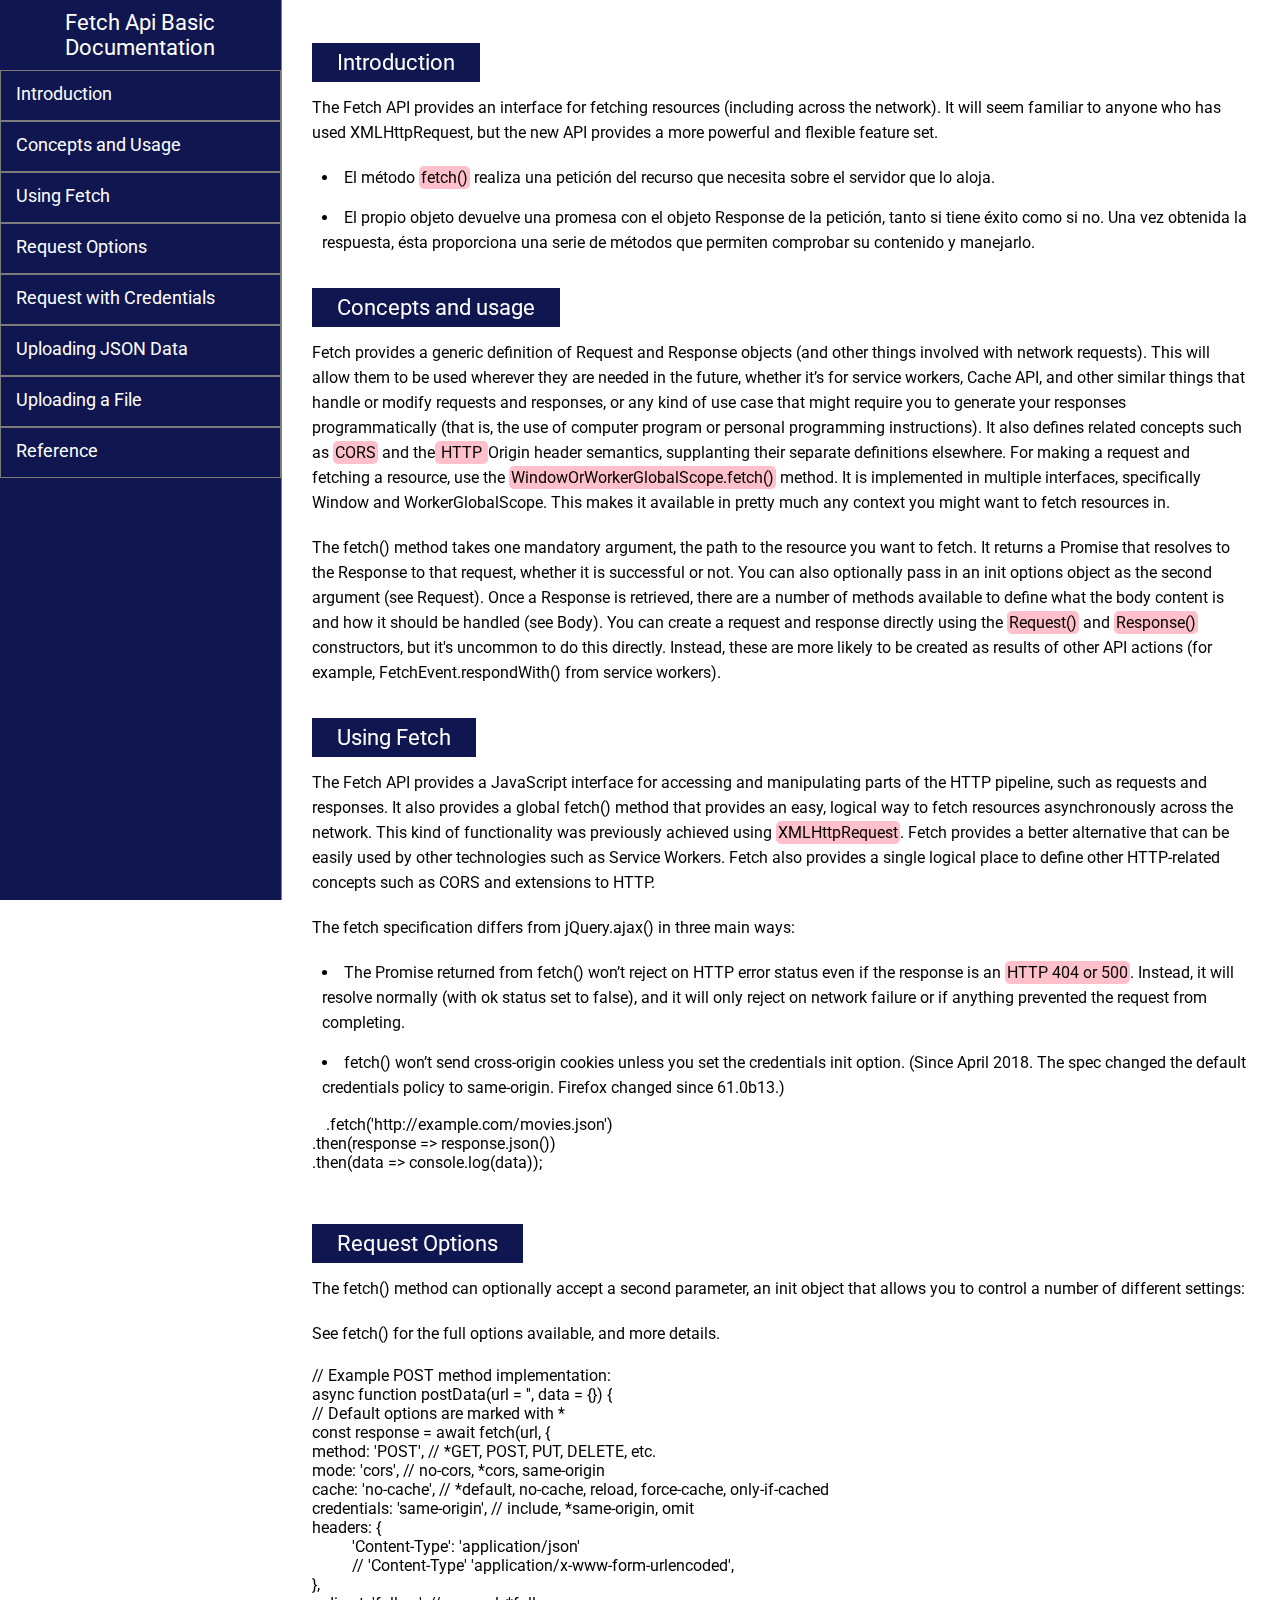
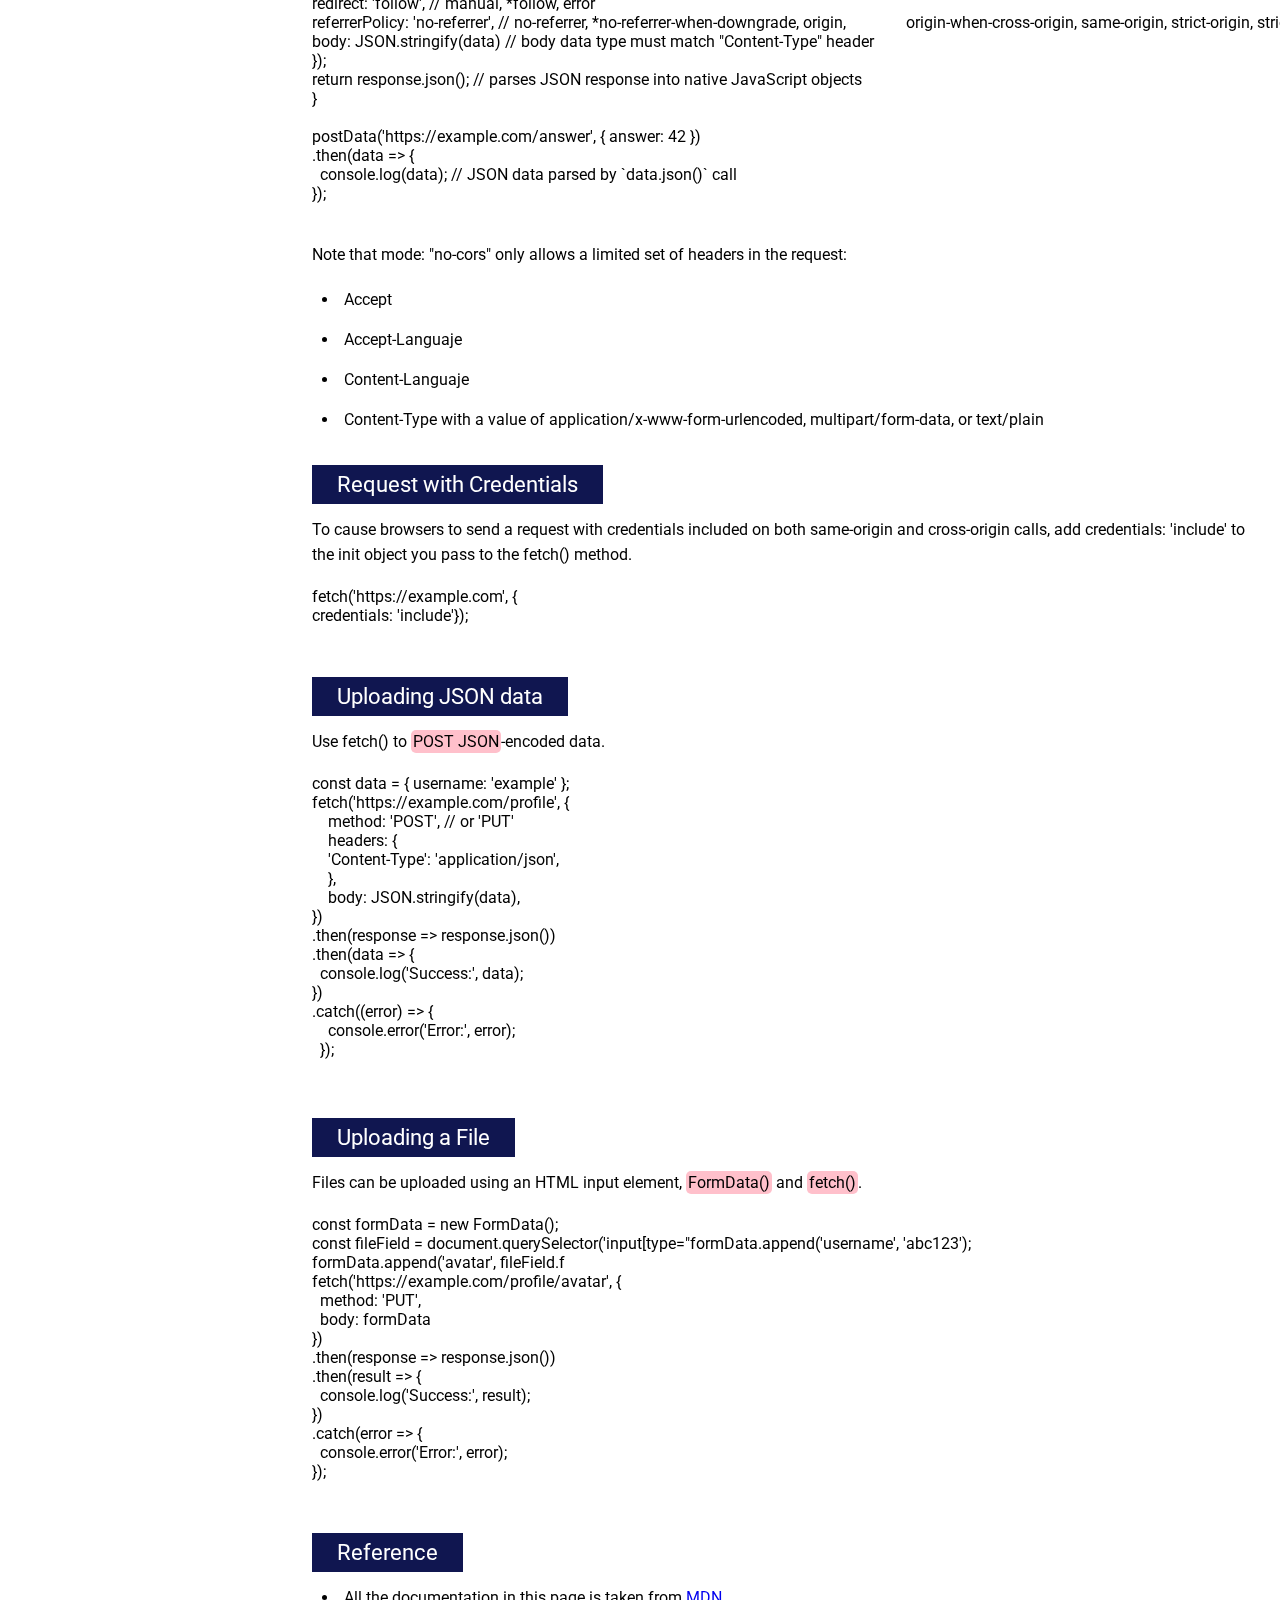
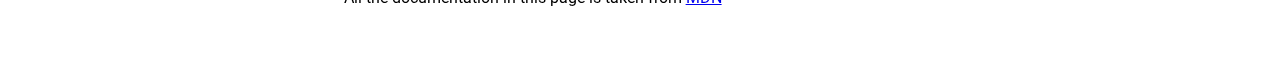
<file: pageDocumentation/index.html>
<!DOCTYPE html>
<html lang="en">
<head>
    <meta charset="UTF-8">
    <meta name="viewport" content="width=device-width, initial-scale=1.0">

    <link rel="preconnect" href="https://fonts.gstatic.com">
    <link href="https://fonts.googleapis.com/css2?family=Roboto:wght@300;400;500&display=swap" rel="stylesheet">
    <link rel="stylesheet" href="index.css">
    <link href="assets/" rel="stylesheet" />


    
    <title>FCC Page Documentation</title>
</head>
<body>
    <nav id="navbar" class="navbar">
        <header>Fetch Api Basic Documentation</header>
        <ul class="navbar-list">
          <li><a class="nav-link" href="#Introduction">Introduction</a></li>
          <li><a class="nav-link" href="#Concepts_and_usage">Concepts and Usage</a></li>
          <li><a class="nav-link" href="#Using_Fetch">Using Fetch</a></li>
          <li><a class="nav-link" href="#Request_Options">Request Options</a></li>
          <li><a class="nav-link" href="#Request_with_credentials">Request with Credentials
          </a></li>
          <li><a class="nav-link" href="#Uploading_JSON_data">Uploading JSON Data</a></li>
          <li><a class="nav-link" href="#Uploading_a_File">Uploading a File</a></li>
          <li><a class="nav-link" href="#Reference">Reference</a></li>
        </ul>
      </nav>

      <main id="main-doc">
        <section class="main-section" id="Introduction">
          <header><span>Introduction</span></header>
          <article>
            <p>
                The Fetch API provides an interface for fetching resources (including across the network). It will seem familiar to anyone who has used XMLHttpRequest, but the new API provides a more powerful and flexible feature set.
            </p>
      
           <ul>
              <li>
                El método <span class="span--rem">fetch()</span> realiza una petición del recurso que necesita sobre el servidor que lo aloja.

              </li>
              <li>
                El propio objeto devuelve una promesa con el objeto Response de la petición, tanto si tiene éxito como si no.
                Una vez obtenida la respuesta, ésta proporciona una serie de métodos que permiten comprobar su contenido y manejarlo.
              </li>
            </ul>
          </article>
        </section>
        
        <section class="main-section" id="Concepts_and_usage">
          <header><span>Concepts and usage</span></header>
          <article>
            <p>
                Fetch provides a generic definition of Request and Response objects (and other things involved with network requests). This will allow them to be used wherever they are needed in the future, whether it’s for service workers, Cache API, and other similar things that handle or modify requests and responses, or any kind of use case that might require you to generate your responses programmatically (that is, the use of computer program or personal programming instructions).

                It also defines related concepts such as <span class="span--rem">CORS</span> and the<span class="span--rem"> HTTP </span>
                 Origin header semantics, supplanting their separate definitions elsewhere.

                For making a request and fetching a resource, use the <span class="span--rem">WindowOrWorkerGlobalScope.fetch()</span> method. It is implemented in multiple interfaces, specifically Window and WorkerGlobalScope. This makes it available in pretty much any context you might want to fetch resources in.
            </p>
            <p>
                The fetch() method takes one mandatory argument, the path to the resource you want to fetch. It returns a Promise that resolves to the Response to that request, whether it is successful or not. You can also optionally pass in an init options object as the second argument (see Request).

                Once a Response is retrieved, there are a number of methods available to define what the body content is and how it should be handled (see Body).

                You can create a request and response directly using the <span class="span--rem">Request()</span> and <span class="span--rem">Response()</span> constructors, but it's uncommon to do this directly. Instead, these are more likely to be created as results of other API actions (for example, FetchEvent.respondWith() from service workers).
            </p>
      
          </article>
        </section>
        <section class="main-section" id="Using_Fetch">
          <header><span>Using Fetch</span></header>
          <article>
            <p>
                The Fetch API provides a JavaScript interface for accessing and manipulating parts of the HTTP pipeline, such as requests and responses. It also provides a global fetch() method that provides an easy, logical way to fetch resources asynchronously across the network.

                This kind of functionality was previously achieved using <span class="span--rem">XMLHttpRequest</span>. Fetch provides a better alternative that can be easily used by other technologies such as Service Workers. Fetch also provides a single logical place to define other HTTP-related concepts such as CORS and extensions to HTTP.
            </p>
      
            <p>
                The fetch specification differs from jQuery.ajax() in three main ways:
            </p>

            <ul>
                <li>The Promise returned from fetch() won’t reject on HTTP error status even if the response is an <span class="span--rem">HTTP 404 or 500</span>. Instead, it will resolve normally (with ok status set to false), and it will only reject on network failure or if anything prevented the request from completing.

                </li>
                <li>fetch() won’t send cross-origin cookies unless you set the credentials init option. (Since April 2018. The spec changed the default credentials policy to same-origin. Firefox changed since 61.0b13.)

                </li>
            </ul>
            <pre>
              <code class="language-javascript line-numbers">.fetch('http://example.com/movies.json')
.then(response => response.json())
.then(data => console.log(data));
              </code></pre>
            
          </article>
        </section>
        
        <section class="main-section" id="Request_Options">
          <header><span>Request Options</span></header>
          <article>
            <p>
                The fetch() method can optionally accept a second parameter, an init object that allows you to control a number of different settings:
            </p>
            <p>
                See fetch() for the full options available, and more details.
            </p>
            
            <pre><code class="language-javascript line-numbers">// Example POST method implementation:
async function postData(url = '', data = {}) {
// Default options are marked with *
const response = await fetch(url, {
method: 'POST', // *GET, POST, PUT, DELETE, etc.
mode: 'cors', // no-cors, *cors, same-origin
cache: 'no-cache', // *default, no-cache, reload, force-cache, only-if-cached
credentials: 'same-origin', // include, *same-origin, omit
headers: {
          'Content-Type': 'application/json'
          // 'Content-Type' 'application/x-www-form-urlencoded',
},
redirect: 'follow', // manual, *follow, error
referrerPolicy: 'no-referrer', // no-referrer, *no-referrer-when-downgrade, origin,               origin-when-cross-origin, same-origin, strict-origin, strict-origin-when-cross-origin, unsafe-url
body: JSON.stringify(data) // body data type must match "Content-Type" header
});
return response.json(); // parses JSON response into native JavaScript objects
}               

postData('https://example.com/answer', { answer: 42 })
.then(data => {
  console.log(data); // JSON data parsed by `data.json()` call
});
            </code></pre>
            <p>Note that mode: "no-cors" only allows a limited set of headers in the request:
            </p>
            <ul>
                <li>Accept</li>
                <li>Accept-Languaje</li>
                <li>Content-Languaje</li>
                <li>Content-Type with a value of application/x-www-form-urlencoded, multipart/form-data, or text/plain</li>
            </ul>
            </article>
        </section>

        <section class="main-section" id="Request_with_credentials">
            <header><span>Request with Credentials</span></header>
            <article>
                <p>To cause browsers to send a request with credentials included on both same-origin and cross-origin calls, add credentials: 'include' to the init object you pass to the fetch() method.
                </p>

                <pre><code class="language-javascript line-numbers">fetch('https://example.com', {
credentials: 'include'});
                </code></pre>

            </article>
        </section>

        <section class="main-section" id="Uploading_JSON_data">
            <header><span>Uploading JSON data</span></header>
            <article>
                <p>
                    Use fetch() to <span class="span--rem">POST JSON</span>-encoded data.
                </p>
                <pre><code class="language-javascript line-numbers">const data = { username: 'example' };
fetch('https://example.com/profile', {
    method: 'POST', // or 'PUT'
    headers: {
    'Content-Type': 'application/json',
    },
    body: JSON.stringify(data),
})
.then(response => response.json())
.then(data => {
  console.log('Success:', data);
})
.catch((error) => {
    console.error('Error:', error);
  });
                </code>
            </article>
        </section>

        <section class="main-section" id="Uploading_a_File">
            <header><span>Uploading a File</span></header>
            <article>
                <p>
                    Files can be uploaded using an HTML input element, <span class="span--rem">FormData()</span> and <span class="span--rem">fetch()</span>.
                </p>
                <pre><code class="language-javascript line-numbers">const formData = new FormData();
const fileField = document.querySelector('input[type="formData.append('username', 'abc123');
formData.append('avatar', fileField.f
fetch('https://example.com/profile/avatar', {
  method: 'PUT',
  body: formData
})
.then(response => response.json())
.then(result => {
  console.log('Success:', result);
})
.catch(error => {
  console.error('Error:', error);
});
                </code></pre>
            </article>
        </section>
        <section class="main-section" id="Reference">
          <header><span>Reference</span></header>
          <article>
            <ul>
              <li>
                All the documentation in this page is taken from
                <a
                  href="https://developer.mozilla.org/en-US/docs/Web/API/Fetch_API/Using_Fetch"
                  target="_blank"
                  >MDN</a
                >
              </li>
            </ul>
          </article>
        </section>
      </main>
      
    
</body>
<script src="assets/"></script>
 <script src="https://cdn.freecodecamp.org/testable-projects-fcc/v1/bundle.js"></script> 
</html>
</file>
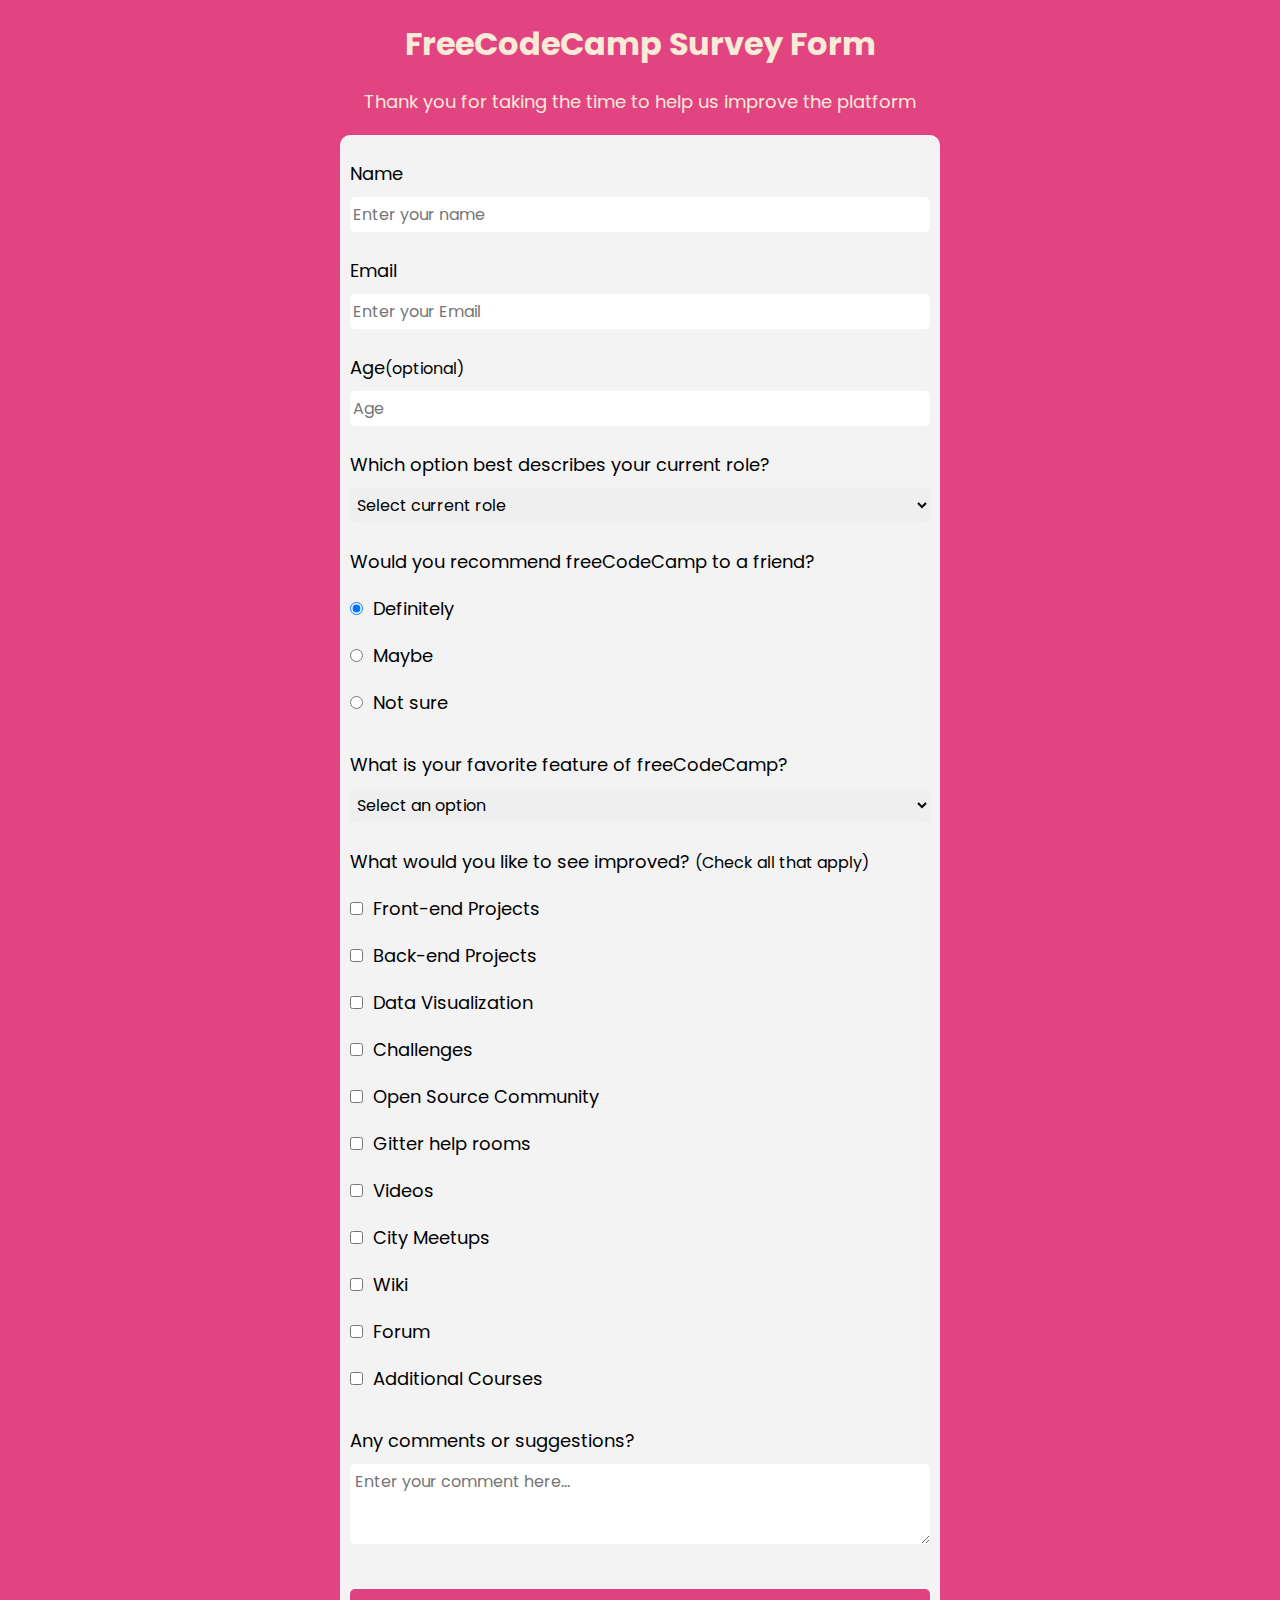
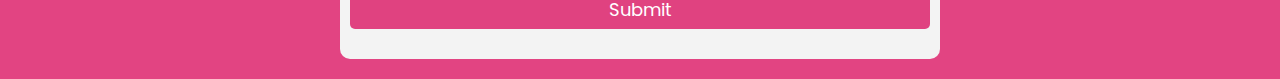
<file: surveyForm/index.html>
<!DOCTYPE html>
<html lang="en">
<head>
    <meta charset="UTF-8">
    <meta name="viewport" content="width=device-width, initial-scale=1.0">
    <link rel="preconnect" href="https://fonts.gstatic.com">
<link href="https://fonts.googleapis.com/css2?family=Poppins:ital,wght@0,300;0,400;0,700;1,300&display=swap" rel="stylesheet">
    <link rel="stylesheet" href="index.css">
    <title>Survey Form</title>
</head>
<body>
  <div class="container">
    <header class="header">
      <h1 id="title" class="title">freeCodeCamp Survey Form</h1>
      <p id="description" class="description text-center">
        Thank you for taking the time to help us improve the platform
      </p>
    </header>
    <form id="survey-form">
      <div class="form-group">
        <label id="name-label" for="name">Name</label>
        <input
          type="text"
          name="name"
          id="name"
          class="form-control"
          placeholder="Enter your name"
          required
        />
      </div>
      <div class="form-group">
        <label id="email-label" for="email">Email</label>
        <input
          type="email"
          name="email"
          id="email"
          class="form-control"
          placeholder="Enter your Email"
          required
        />
      </div>
      <div class="form-group">
        <label id="number-label" for="number"
          >Age<span class="clue">(optional)</span></label
        >
        <input
          type="number"
          name="age"
          id="number"
          min="10"
          max="99"
          class="form-control"
          placeholder="Age"
        />
      </div>
      <div class="form-group">
        <p>Which option best describes your current role?</p>
        <select id="dropdown" name="role" class="form-control" required>
          <option disabled selected value>Select current role</option>
          <option value="student">Student</option>
          <option value="job">Full Time Job</option>
          <option value="learner">Full Time Learner</option>
          <option value="preferNo">Prefer not to say</option>
          <option value="other">Other</option>
        </select>
      </div>
  
      <div class="form-group">
        <p>Would you recommend freeCodeCamp to a friend?</p>
        <label>
          <input
            name="user-recommend"
            value="definitely"
            type="radio"
            class="input-radio"
            checked
          />Definitely</label
        >
        <label>
          <input
            name="user-recommend"
            value="maybe"
            type="radio"
            class="input-radio"
          />Maybe</label
        >
  
        <label
          ><input
            name="user-recommend"
            value="not-sure"
            type="radio"
            class="input-radio"
          />Not sure</label
        >
      </div>
  
      <div class="form-group">
        <p>
          What is your favorite feature of freeCodeCamp?
        </p>
        <select id="most-like" name="mostLike" class="form-control" required>
          <option disabled selected value>Select an option</option>
          <option value="challenges">Challenges</option>
          <option value="projects">Projects</option>
          <option value="community">Community</option>
          <option value="openSource">Open Source</option>
        </select>
      </div>
  
      <div class="form-group">
        <p>
          What would you like to see improved?
          <span class="clue">(Check all that apply)</span>
        </p>
  
        <label
          ><input
            name="prefer"
            value="front-end-projects"
            type="checkbox"
            class="input-checkbox"
          />Front-end Projects</label
        >
        <label>
          <input
            name="prefer"
            value="back-end-projects"
            type="checkbox"
            class="input-checkbox"
          />Back-end Projects</label
        >
        <label
          ><input
            name="prefer"
            value="data-visualization"
            type="checkbox"
            class="input-checkbox"
          />Data Visualization</label
        >
        <label
          ><input
            name="prefer"
            value="challenges"
            type="checkbox"
            class="input-checkbox"
          />Challenges</label
        >
        <label
          ><input
            name="prefer"
            value="open-source-community"
            type="checkbox"
            class="input-checkbox"
          />Open Source Community</label
        >
        <label
          ><input
            name="prefer"
            value="gitter-help-rooms"
            type="checkbox"
            class="input-checkbox"
          />Gitter help rooms</label
        >
        <label
          ><input
            name="prefer"
            value="videos"
            type="checkbox"
            class="input-checkbox"
          />Videos</label
        >
        <label
          ><input
            name="prefer"
            value="city-meetups"
            type="checkbox"
            class="input-checkbox"
          />City Meetups</label
        >
        <label
          ><input
            name="prefer"
            value="wiki"
            type="checkbox"
            class="input-checkbox"
          />Wiki</label
        >
        <label
          ><input
            name="prefer"
            value="forum"
            type="checkbox"
            class="input-checkbox"
          />Forum</label
        >
        <label
          ><input
            name="prefer"
            value="additional-courses"
            type="checkbox"
            class="input-checkbox"
          />Additional Courses</label
        >
      </div>
  
      <div class="form-group">
        <p>Any comments or suggestions?</p>
        <textarea
          id="comments"
          class="input-textarea"
          name="comment"
          placeholder="Enter your comment here..."
        ></textarea>
      </div>
  
      <div class="form-group">
        <button type="submit" id="submit" class="submit-button">
          Submit
        </button>
      </div>
    </form>
  </div>
  
    
    
</body>
<script src="https://cdn.freecodecamp.org/testable-projects-fcc/v1/bundle.js"></script>
</html>
</file>
<file: pageDocumentation/index.css>
:root {
  /* Colores */
  --font-primary: "Roboto", sans-serif;
  --black: #282623;
  --white: #ffffff;
  --color-base: #ebebeb;
  --color-header: #313439;
  --white-img: #f3f3f3;
  --color-blue: #101650;
}

* {
  font-size: 62.5%;
  margin: 0;
  padding: 0;
  box-sizing: border-box;
  font-family: var(--font-primary);
}

body {
  min-width: 320px;
}

.navbar {
  width: 100%;
  height: auto;
  background-color: var(--color-blue);
}

.navbar header {
  padding: 10px 0;
  font-size: 2.2rem;
  text-align: center;
  text-transform: capitalize;
  color: var(--white);
}

.navbar-list {
  width: 100%;
}

.navbar-list li {
  padding: 10px 15px;
  list-style: none;
  line-height: 2.5rem;
  border: 1px solid #7e7b7b;
}
.navbar-list li a {
  text-decoration: none;
  font-size: 1.8rem;
  text-align: center;
  color: var(--white);
}

.navbar-list li:hover {
  background-color: #162081;
}

/* -- Sections -- */

#main-doc {
  width: 100%;
  padding: 25px 10px;
}

.main-section {
  width: 100%;
  margin: 40px 0;
}

.main-section header {
  margin: 20px 0;
}
.main-section header span {
  padding: 7px 25px;
  font-size: 2.2rem;
  color: var(--white);
  background-color: var(--color-blue);
  text-align: start;
}

article p {
  font-size: 1.6rem;
  line-height: 2.5rem;
  margin: 20px 0;
}

article ul li {
  margin: 15px 0;
  margin-left: 10px;
  font-size: 1.6rem;
  line-height: 2.5rem;
  list-style: inside;
}

code {
  font-size: 1.6rem;
}
.language-javascript,
.language-javascript span {
  font-size: 1.6rem;
}

.span--rem {
  padding: 2px 2px;
  background-color: pink;
  font-size: 1.6rem;
  border-radius: 5px;
}

article li a {
  font-size: 1.6rem;
}

@media screen and (min-width: 550px) {
  #main-doc {
    padding: 10px 30px;
  }
}

@media screen and (min-width: 750px) {
  body {
  }
  .navbar {
    margin: 0;
    width: 22%;
    height: 100%;
    position: fixed;
    top: 0;
    left: 0;
    border-right: 1px solid slategrey;
    overflow: auto;
  }

  #main-doc {
    width: 78%;
    position: absolute;
    top: 0;
    right: 0;
  }
}
</file>
<file: surveyForm/index.css>
:root {
  /* Colores */
  --font-primary: "Poppins", sans-serif;
  --black: #282623;
  --white: #ffffff;
  --color-header: #ebebeb;
  --white-img: #f3f3f3;
  --color-label: #666666;
  --color-input: #333333;
  --color-title: #faebd7;
}

* {
  margin: 0;
  padding: 0;
  box-sizing: border-box;
  font-size: 62.5%;
  font-family: var(--font-primary);
}
body {
  width: 100%;
  min-width: 320px;
  height: auto;
  background-image: url("https://colorlib.com/etc/cf/ContactFrom_v2/images/bg-01.jpg");
  background-position: center;
  background-size: cover;
  background-repeat: no-repeat;
  background-attachment: fixed;
}

.container {
  width: 100%;
  height: auto;
  display: flex;
  align-items: center;
  flex-direction: column;
  background: rgba(219, 21, 99, 0.8);
}

/* --- Section Title --- */

.title {
  margin: 20px 0;
  text-align: center;
  font-size: 3.2rem;
  text-transform: capitalize;
  color: var(--color-title);
}

.description {
  margin: 20px 0;
  text-align: center;
  font-size: 1.8rem;
  color: var(--color-title);
}

/* --- Section Form --- */

form {
  width: 98%;
  padding: 0 10px;
  max-width: 600px;
  height: 100%;
  background-color: var(--white-img);
  margin-bottom: 20px;
  border-radius: 10px;
}

.form-group {
  display: flex;
  flex-direction: column;
  margin-top: 15px;
}

input[type="text"],
input[type="number"],
input[type="email"],
select,
textarea {
  width: 100%;
  height: 35px;
  border: none;
  outline: none;
  border-radius: 5px;
  padding-left: 3px;
  font-size: 1.6rem;
}

option {
  font-size: 1.5rem;
}

input:focus,
textarea:focus {
  box-shadow: 2px 2px 4px #888888;
}

label,
form p {
  margin: 10px 0;
  font-size: 1.8rem;
}

.clue {
  font-size: 1.6rem;
}

.input-checkbox,
.input-radio {
  width: auto;
  height: 13px;
  margin-right: 10px;
  font-size: 1.8rem;
}

textarea {
  height: 80px;
  padding-top: 5px;
  padding-left: 5px;
}

button {
  width: 100%;
  height: 40px;
  font-size: 1.8rem;
  margin: 30px 0;
  padding: 0 10px;
  outline: none;
  border: none;
  background: rgba(219, 21, 99, 0.8);
  border-radius: 5px;
  color: var(--white);
  transition: all 0.8 linear;
}
button:active {
  transform: scale(0.8);
}
</file>
